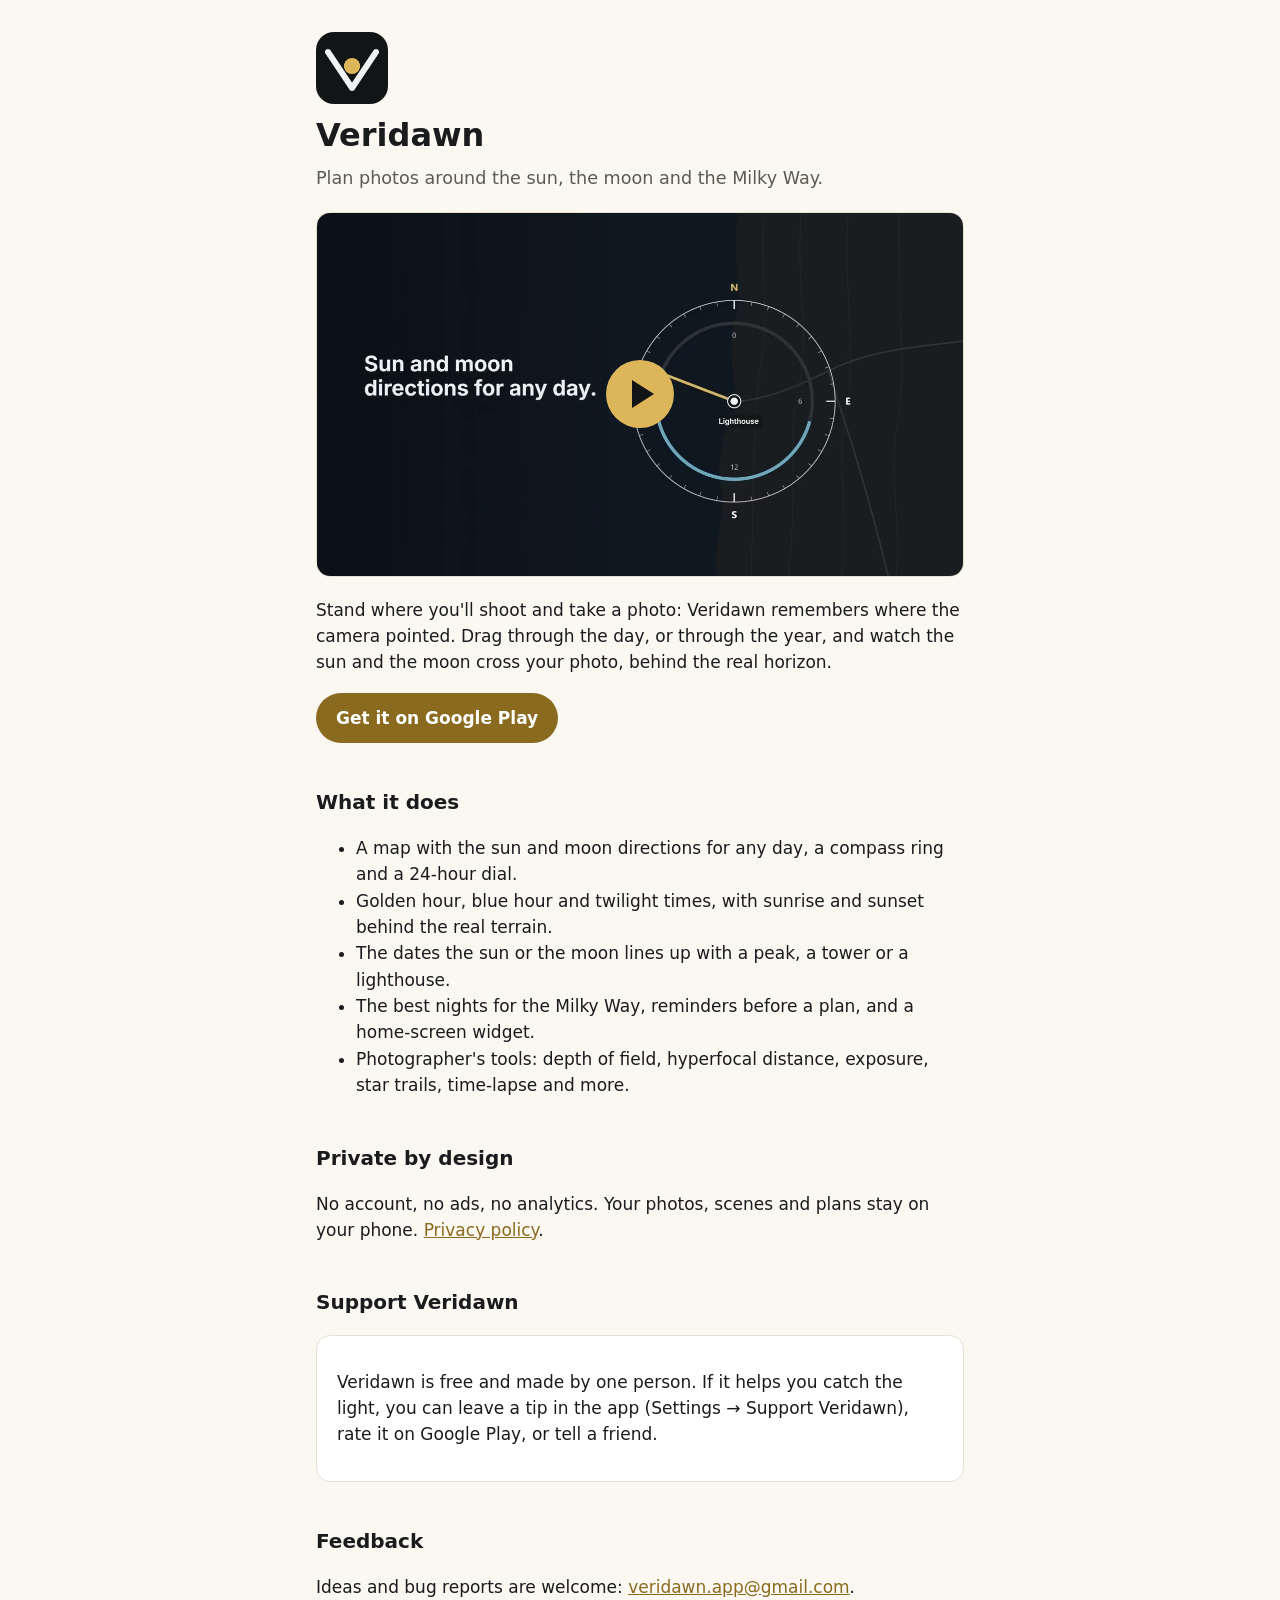
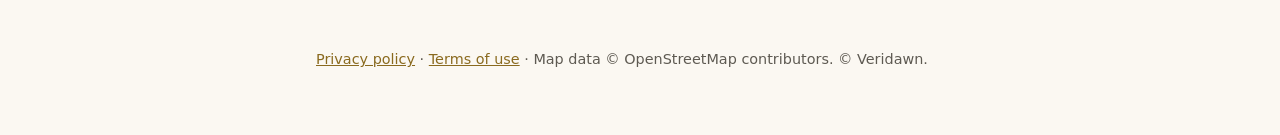
<file: index.html>
<!doctype html>
<html lang="en">
<head>
  <meta charset="utf-8">
  <meta name="viewport" content="width=device-width, initial-scale=1">
  <title>Veridawn</title>
  <meta name="description" content="Plan photos around the sun, the moon and the Milky Way. No ads, no tracking.">
  <link rel="icon" href="icon.png">
  <link rel="stylesheet" href="style.css">
</head>
<body>
<main>
  <img class="icon" src="icon.png" alt="">
  <h1>Veridawn</h1>
  <p class="lead">Plan photos around the sun, the moon and the Milky Way.</p>

  <!-- Nothing loads from YouTube until play is pressed (see privacy.html). Without scripts this is a plain link. -->
  <a class="video" href="https://www.youtube.com/watch?v=sLHSqeIcKg0" data-id="sLHSqeIcKg0" aria-label="Play the Veridawn video">
    <img src="video-poster.jpg" width="1280" height="720" alt="A compass ring with the sun's direction over a lighthouse">
    <span class="play"></span>
  </a>

  <p>Stand where you'll shoot and take a photo: Veridawn remembers where the camera pointed. Drag through the day,
    or through the year, and watch the sun and the moon cross your photo, behind the real horizon.</p>

  <p><a class="button" href="https://play.google.com/store/apps/details?id=com.ficcc.veridawn">Get it on Google Play</a></p>

  <h2>What it does</h2>
  <ul>
    <li>A map with the sun and moon directions for any day, a compass ring and a 24-hour dial.</li>
    <li>Golden hour, blue hour and twilight times, with sunrise and sunset behind the real terrain.</li>
    <li>The dates the sun or the moon lines up with a peak, a tower or a lighthouse.</li>
    <li>The best nights for the Milky Way, reminders before a plan, and a home-screen widget.</li>
    <li>Photographer's tools: depth of field, hyperfocal distance, exposure, star trails, time-lapse and more.</li>
  </ul>

  <h2>Private by design</h2>
  <p>No account, no ads, no analytics. Your photos, scenes and plans stay on your phone.
    <a href="privacy.html">Privacy policy</a>.</p>

  <h2 id="support">Support Veridawn</h2>
  <div class="card">
    <p>Veridawn is free and made by one person. If it helps you catch the light, you can leave a tip in the app
      (Settings → Support Veridawn), rate it on Google Play, or tell a friend.</p>
    <!-- No external payment links on this page: the app opens it (Google Play payments policy; see README.md). -->
  </div>

  <h2>Feedback</h2>
  <p>Ideas and bug reports are welcome: <a href="mailto:veridawn.app@gmail.com">veridawn.app@gmail.com</a>.</p>

  <footer><a href="privacy.html">Privacy policy</a> · <a href="terms.html">Terms of use</a> ·
    Map data © OpenStreetMap contributors. © Veridawn.</footer>
</main>
<script>
  document.querySelector('.video').addEventListener('click', function (event) {
    event.preventDefault();
    var frame = document.createElement('iframe');
    frame.src = 'https://www.youtube-nocookie.com/embed/' + this.dataset.id + '?autoplay=1&rel=0';
    frame.title = 'Veridawn video';
    frame.allow = 'autoplay; encrypted-media; picture-in-picture; fullscreen';
    frame.referrerPolicy = 'strict-origin-when-cross-origin';
    frame.allowFullscreen = true;
    var box = document.createElement('div');
    box.className = 'video';
    box.appendChild(frame);
    this.replaceWith(box);
  });
</script>
</body>
</html>
</file>
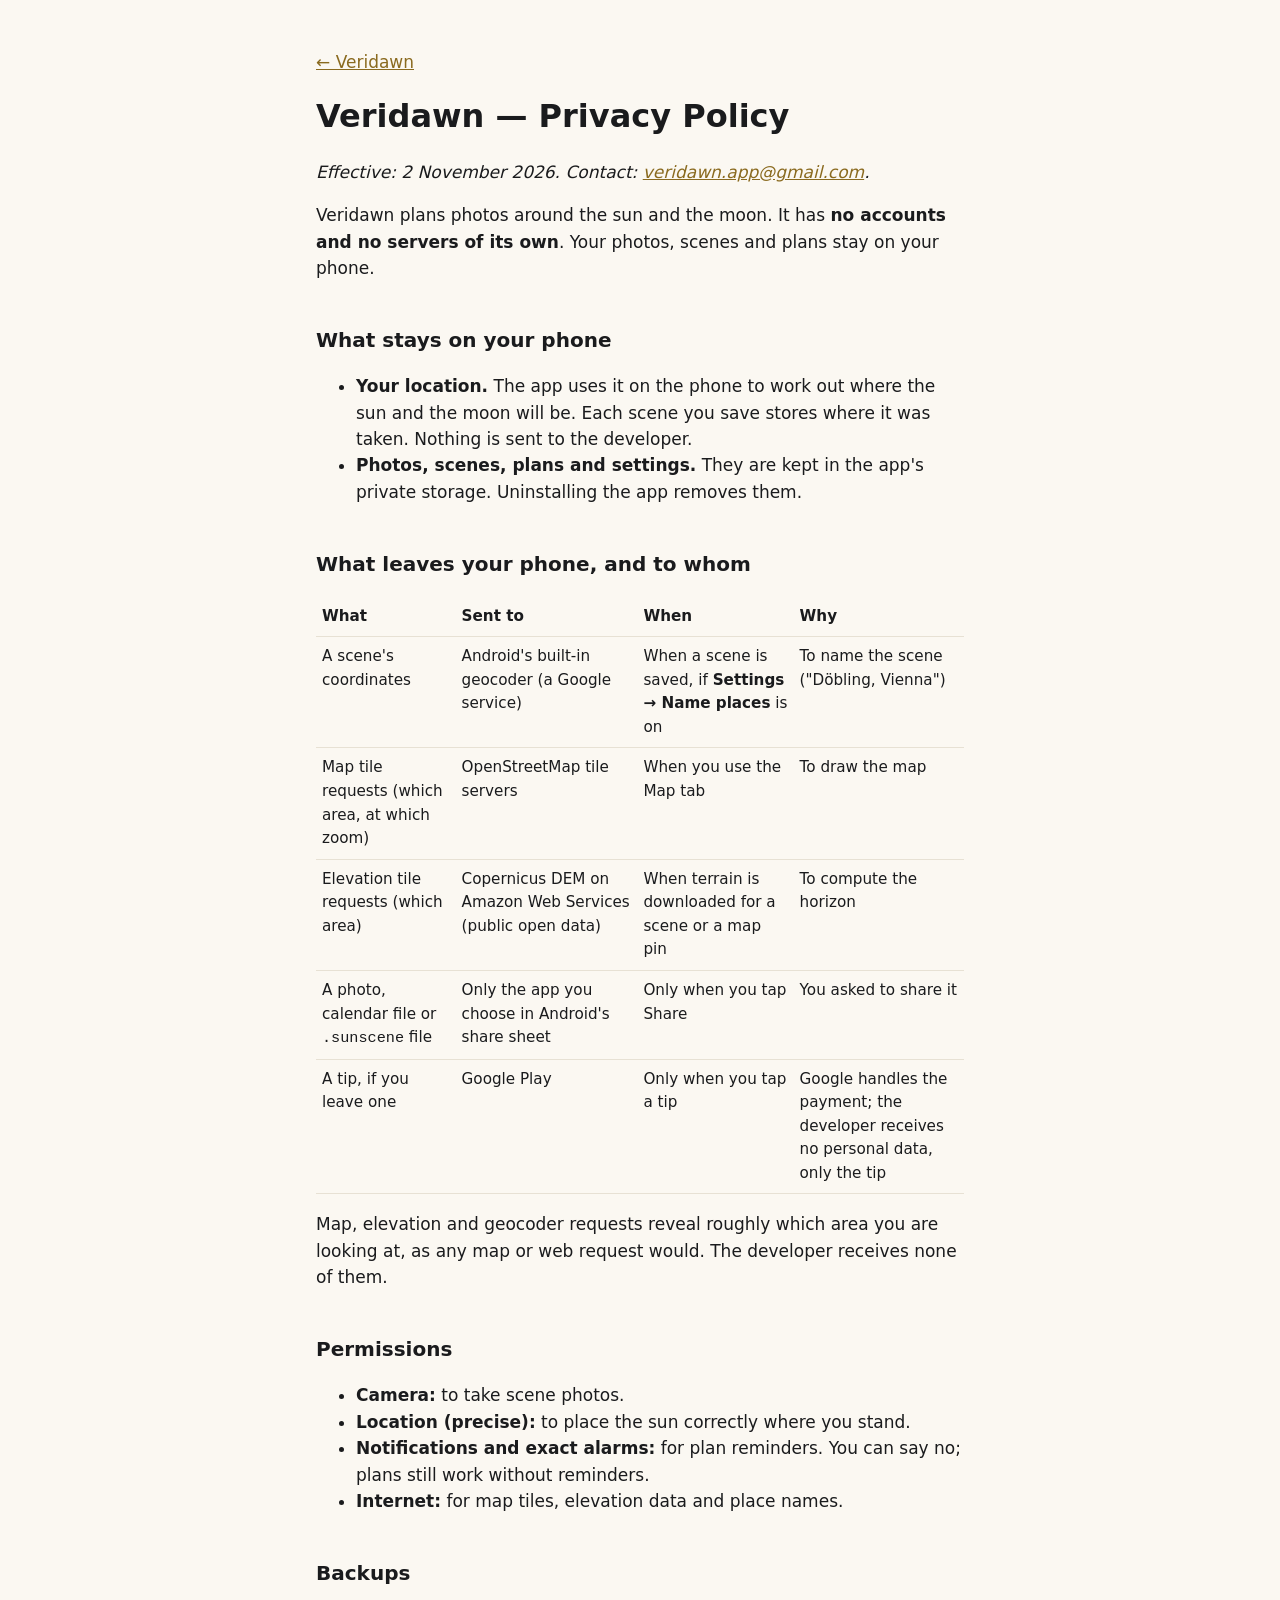
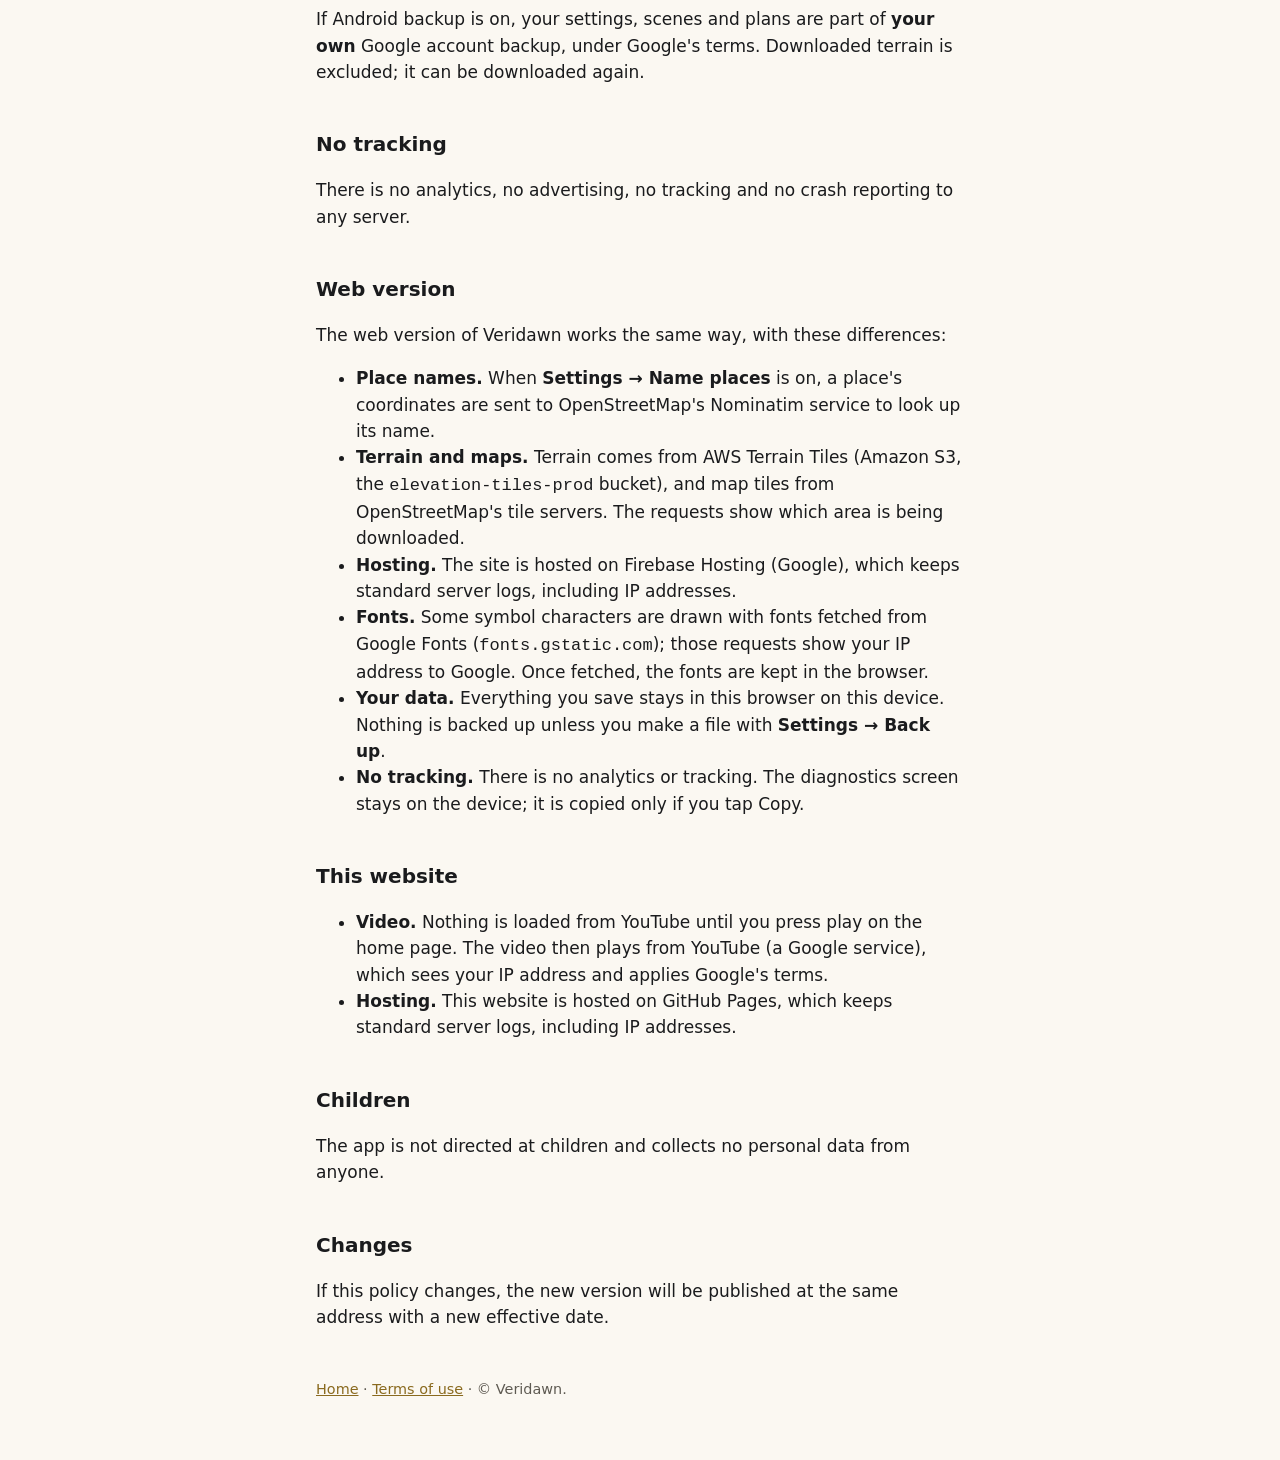
<file: privacy.html>
<!doctype html>
<html lang="en">
<head>
  <meta charset="utf-8">
  <meta name="viewport" content="width=device-width, initial-scale=1">
  <title>Privacy policy · Veridawn</title>
  <meta name="description" content="Plan photos around the sun, the moon and the Milky Way. No ads, no tracking.">
  <link rel="icon" href="icon.png">
  <link rel="stylesheet" href="style.css">
</head>
<body>
<main>
  <p><a href="./">← Veridawn</a></p>
  <h1>Veridawn — Privacy Policy</h1>

  <p><em>Effective: 2 November 2026. Contact: <a href="mailto:veridawn.app@gmail.com">veridawn.app@gmail.com</a>.</em></p>

  <p>Veridawn plans photos around the sun and the moon. It has <strong>no accounts and no servers of its own</strong>.
    Your photos, scenes and plans stay on your phone.</p>

  <h2>What stays on your phone</h2>
  <ul>
    <li><strong>Your location.</strong> The app uses it on the phone to work out where the sun and the moon will be.
      Each scene you save stores where it was taken. Nothing is sent to the developer.</li>
    <li><strong>Photos, scenes, plans and settings.</strong> They are kept in the app's private storage. Uninstalling the
      app removes them.</li>
  </ul>

  <h2>What leaves your phone, and to whom</h2>
  <div class="table-wrap">
    <table>
      <thead>
        <tr><th>What</th><th>Sent to</th><th>When</th><th>Why</th></tr>
      </thead>
      <tbody>
        <tr><td>A scene's coordinates</td><td>Android's built-in geocoder (a Google service)</td>
          <td>When a scene is saved, if <strong>Settings → Name places</strong> is on</td>
          <td>To name the scene ("Döbling, Vienna")</td></tr>
        <tr><td>Map tile requests (which area, at which zoom)</td><td>OpenStreetMap tile servers</td>
          <td>When you use the Map tab</td><td>To draw the map</td></tr>
        <tr><td>Elevation tile requests (which area)</td><td>Copernicus DEM on Amazon Web Services (public open data)</td>
          <td>When terrain is downloaded for a scene or a map pin</td><td>To compute the horizon</td></tr>
        <tr><td>A photo, calendar file or <code>.sunscene</code> file</td><td>Only the app you choose in Android's share sheet</td>
          <td>Only when you tap Share</td><td>You asked to share it</td></tr>
        <tr><td>A tip, if you leave one</td><td>Google Play</td><td>Only when you tap a tip</td>
          <td>Google handles the payment; the developer receives no personal data, only the tip</td></tr>
      </tbody>
    </table>
  </div>

  <p>Map, elevation and geocoder requests reveal roughly which area you are looking at, as any map or web request would.
    The developer receives none of them.</p>

  <h2>Permissions</h2>
  <ul>
    <li><strong>Camera:</strong> to take scene photos.</li>
    <li><strong>Location (precise):</strong> to place the sun correctly where you stand.</li>
    <li><strong>Notifications and exact alarms:</strong> for plan reminders. You can say no; plans still work without
      reminders.</li>
    <li><strong>Internet:</strong> for map tiles, elevation data and place names.</li>
  </ul>

  <h2>Backups</h2>
  <p>If Android backup is on, your settings, scenes and plans are part of <strong>your own</strong> Google account backup,
    under Google's terms. Downloaded terrain is excluded; it can be downloaded again.</p>

  <h2>No tracking</h2>
  <p>There is no analytics, no advertising, no tracking and no crash reporting to any server.</p>

  <h2>Web version</h2>
  <p>The web version of Veridawn works the same way, with these differences:</p>
  <ul>
    <li><strong>Place names.</strong> When <strong>Settings → Name places</strong> is on, a place's coordinates are sent to
      OpenStreetMap's Nominatim service to look up its name.</li>
    <li><strong>Terrain and maps.</strong> Terrain comes from AWS Terrain Tiles (Amazon S3, the
      <code>elevation-tiles-prod</code> bucket), and map tiles from OpenStreetMap's tile servers. The requests show which
      area is being downloaded.</li>
    <li><strong>Hosting.</strong> The site is hosted on Firebase Hosting (Google), which keeps standard server logs,
      including IP addresses.</li>
    <li><strong>Fonts.</strong> Some symbol characters are drawn with fonts fetched from Google Fonts
      (<code>fonts.gstatic.com</code>); those requests show your IP address to Google. Once fetched, the fonts are kept
      in the browser.</li>
    <li><strong>Your data.</strong> Everything you save stays in this browser on this device. Nothing is backed up unless
      you make a file with <strong>Settings → Back up</strong>.</li>
    <li><strong>No tracking.</strong> There is no analytics or tracking. The diagnostics screen stays on the device; it is
      copied only if you tap Copy.</li>
  </ul>

  <h2>This website</h2>
  <ul>
    <li><strong>Video.</strong> Nothing is loaded from YouTube until you press play on the home page. The video then plays
      from YouTube (a Google service), which sees your IP address and applies Google's terms.</li>
    <li><strong>Hosting.</strong> This website is hosted on GitHub Pages, which keeps standard server logs, including IP
      addresses.</li>
  </ul>

  <h2>Children</h2>
  <p>The app is not directed at children and collects no personal data from anyone.</p>

  <h2>Changes</h2>
  <p>If this policy changes, the new version will be published at the same address with a new effective date.</p>

  <footer><a href="./">Home</a> · <a href="terms.html">Terms of use</a> · © Veridawn.</footer>
</main>
</body>
</html>
</file>
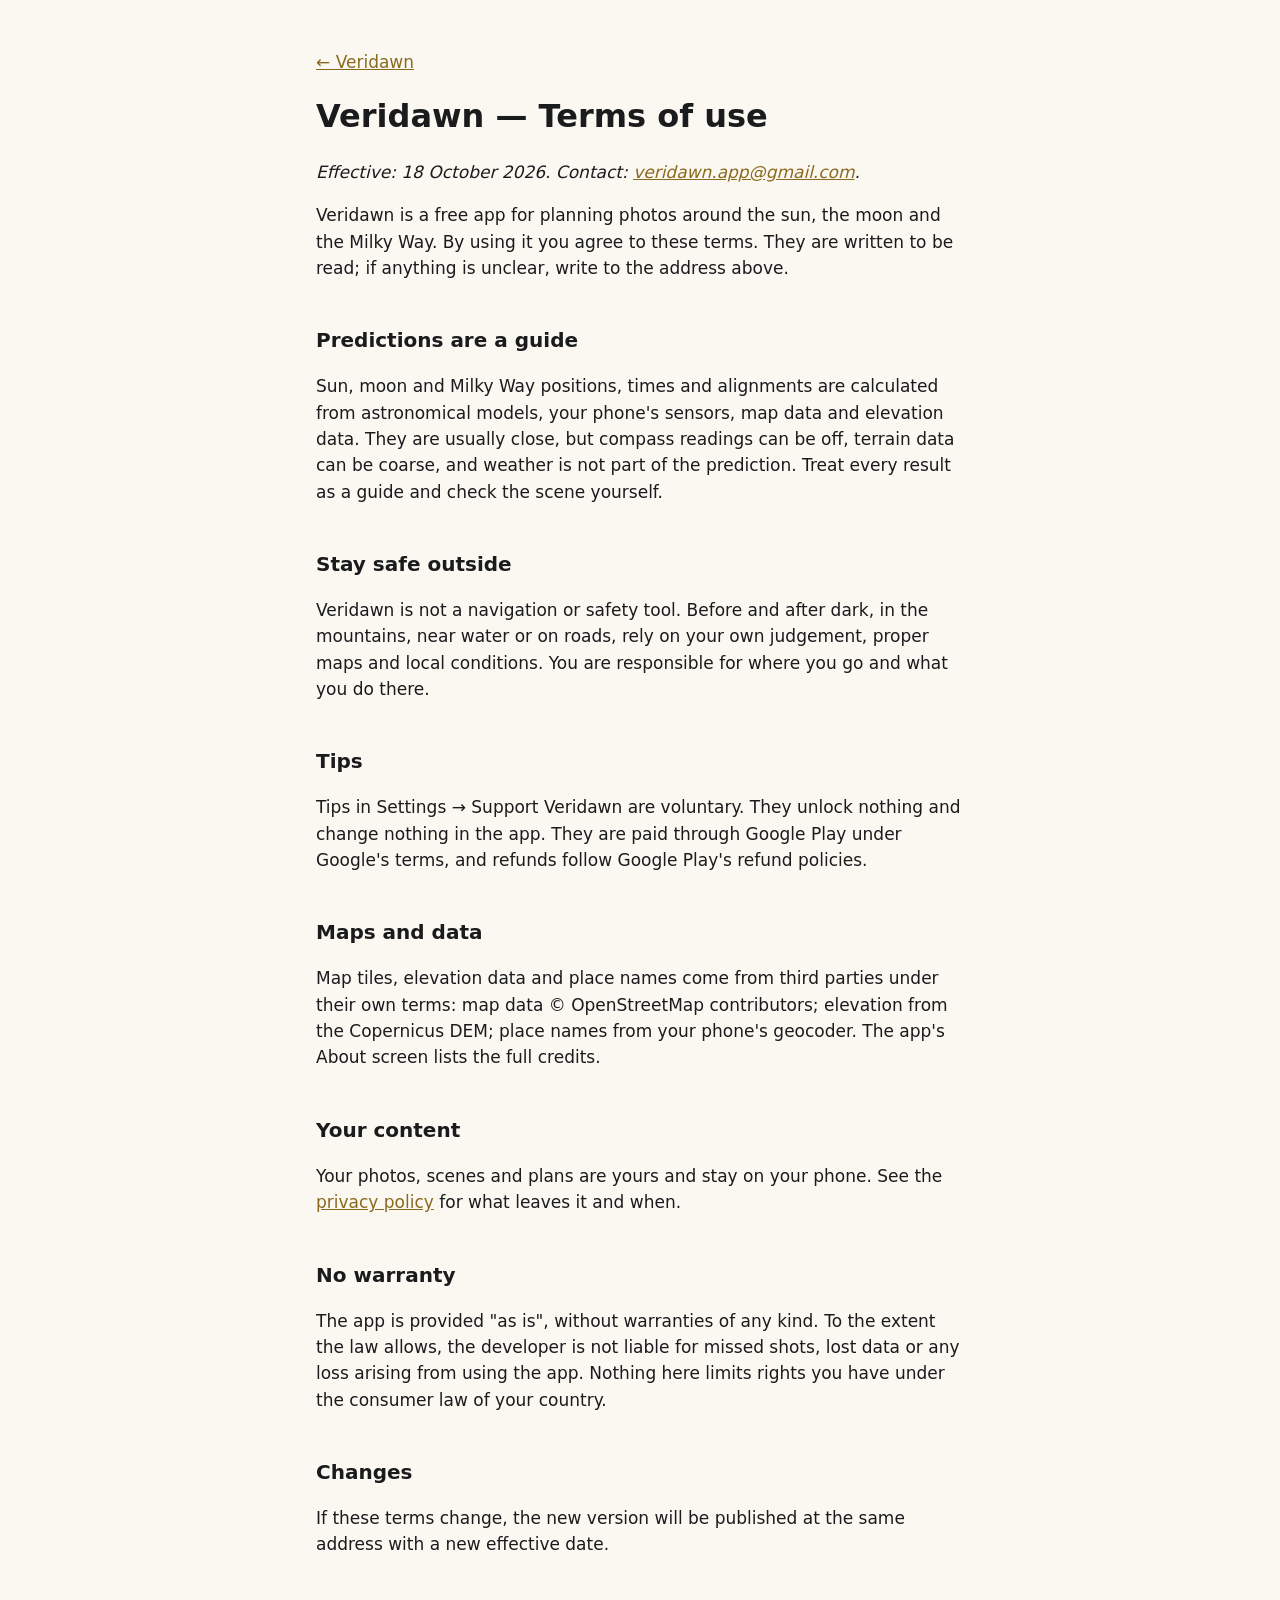
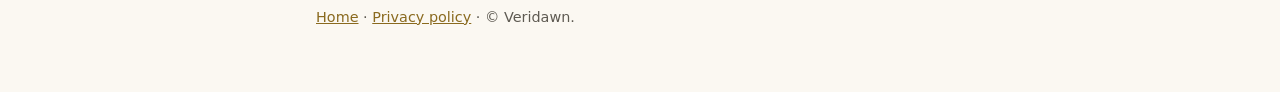
<file: terms.html>
<!doctype html>
<html lang="en">
<head>
  <meta charset="utf-8">
  <meta name="viewport" content="width=device-width, initial-scale=1">
  <title>Terms of use · Veridawn</title>
  <meta name="description" content="Plan photos around the sun, the moon and the Milky Way. No ads, no tracking.">
  <link rel="icon" href="icon.png">
  <link rel="stylesheet" href="style.css">
</head>
<body>
<main>
  <p><a href="./">← Veridawn</a></p>
  <h1>Veridawn — Terms of use</h1>

  <p><em>Effective: 18 October 2026. Contact: <a href="mailto:veridawn.app@gmail.com">veridawn.app@gmail.com</a>.</em></p>

  <p>Veridawn is a free app for planning photos around the sun, the moon and the Milky Way. By using it you agree to
    these terms. They are written to be read; if anything is unclear, write to the address above.</p>

  <h2>Predictions are a guide</h2>
  <p>Sun, moon and Milky Way positions, times and alignments are calculated from astronomical models, your phone's
    sensors, map data and elevation data. They are usually close, but compass readings can be off, terrain data can
    be coarse, and weather is not part of the prediction. Treat every result as a guide and check the scene
    yourself.</p>

  <h2>Stay safe outside</h2>
  <p>Veridawn is not a navigation or safety tool. Before and after dark, in the mountains, near water or on roads,
    rely on your own judgement, proper maps and local conditions. You are responsible for where you go and what you
    do there.</p>

  <h2>Tips</h2>
  <p>Tips in Settings → Support Veridawn are voluntary. They unlock nothing and change nothing in the app. They are
    paid through Google Play under Google's terms, and refunds follow Google Play's refund policies.</p>

  <h2>Maps and data</h2>
  <p>Map tiles, elevation data and place names come from third parties under their own terms: map data ©
    OpenStreetMap contributors; elevation from the Copernicus DEM; place names from your phone's geocoder. The app's
    About screen lists the full credits.</p>

  <h2>Your content</h2>
  <p>Your photos, scenes and plans are yours and stay on your phone. See the <a href="privacy.html">privacy
    policy</a> for what leaves it and when.</p>

  <h2>No warranty</h2>
  <p>The app is provided "as is", without warranties of any kind. To the extent the law allows, the developer is not
    liable for missed shots, lost data or any loss arising from using the app. Nothing here limits rights you have
    under the consumer law of your country.</p>

  <h2>Changes</h2>
  <p>If these terms change, the new version will be published at the same address with a new effective date.</p>

  <footer><a href="./">Home</a> · <a href="privacy.html">Privacy policy</a> · © Veridawn.</footer>
</main>
</body>
</html>
</file>
<file: style.css>
:root { --bg: #FBF8F2; --fg: #1A1B1D; --muted: #5E5A52; --accent: #8A6A1F; --card: #FFFFFF; --line: #E7E1D4; --on-accent: #FFFFFF; }
@media (prefers-color-scheme: dark) {
  :root { --bg: #131416; --fg: #F1F2F4; --muted: #9EA1A8; --accent: #DDB65C; --card: #1D1E21; --line: #2A2C30; --on-accent: #131416; }
}
* { box-sizing: border-box; }
body { margin: 0; background: var(--bg); color: var(--fg); font: 17px/1.55 system-ui, -apple-system, "Segoe UI", Roboto, sans-serif; }
main { max-width: 680px; margin: 0 auto; padding: 32px 16px 64px; }
h1 { font-size: 2rem; margin: 0 0 4px; }
h2 { margin-top: 2.2em; font-size: 1.25rem; }
p.lead { color: var(--muted); font-size: 1.1rem; margin-top: 0; }
a { color: var(--accent); }
.card { background: var(--card); border: 1px solid var(--line); border-radius: 14px; padding: 16px 20px; margin: 16px 0; }
.button { display: inline-block; padding: 12px 20px; border-radius: 999px; background: var(--accent); color: var(--on-accent); text-decoration: none; font-weight: 600; }
table { border-collapse: collapse; width: 100%; font-size: 0.95rem; }
th, td { text-align: left; vertical-align: top; padding: 8px 6px; border-bottom: 1px solid var(--line); }
.table-wrap { overflow-x: auto; }
img.icon { width: 72px; height: 72px; border-radius: 18px; }
.video { display: block; position: relative; aspect-ratio: 16 / 9; margin: 20px 0; border: 1px solid var(--line); border-radius: 14px; overflow: hidden; background: #131416; }
.video img, .video iframe { display: block; width: 100%; height: 100%; border: 0; object-fit: cover; }
.video .play { position: absolute; left: 50%; top: 50%; width: 68px; height: 68px; margin: -34px 0 0 -34px; border-radius: 50%; background: #DDB65C; transition: transform 0.15s; }
.video .play::after { content: ""; position: absolute; left: 26px; top: 20px; border-style: solid; border-width: 14px 0 14px 22px; border-color: transparent transparent transparent #131416; }
.video:hover .play, .video:focus-visible .play { transform: scale(1.08); }
footer { margin-top: 48px; color: var(--muted); font-size: 0.9rem; }
</file>
